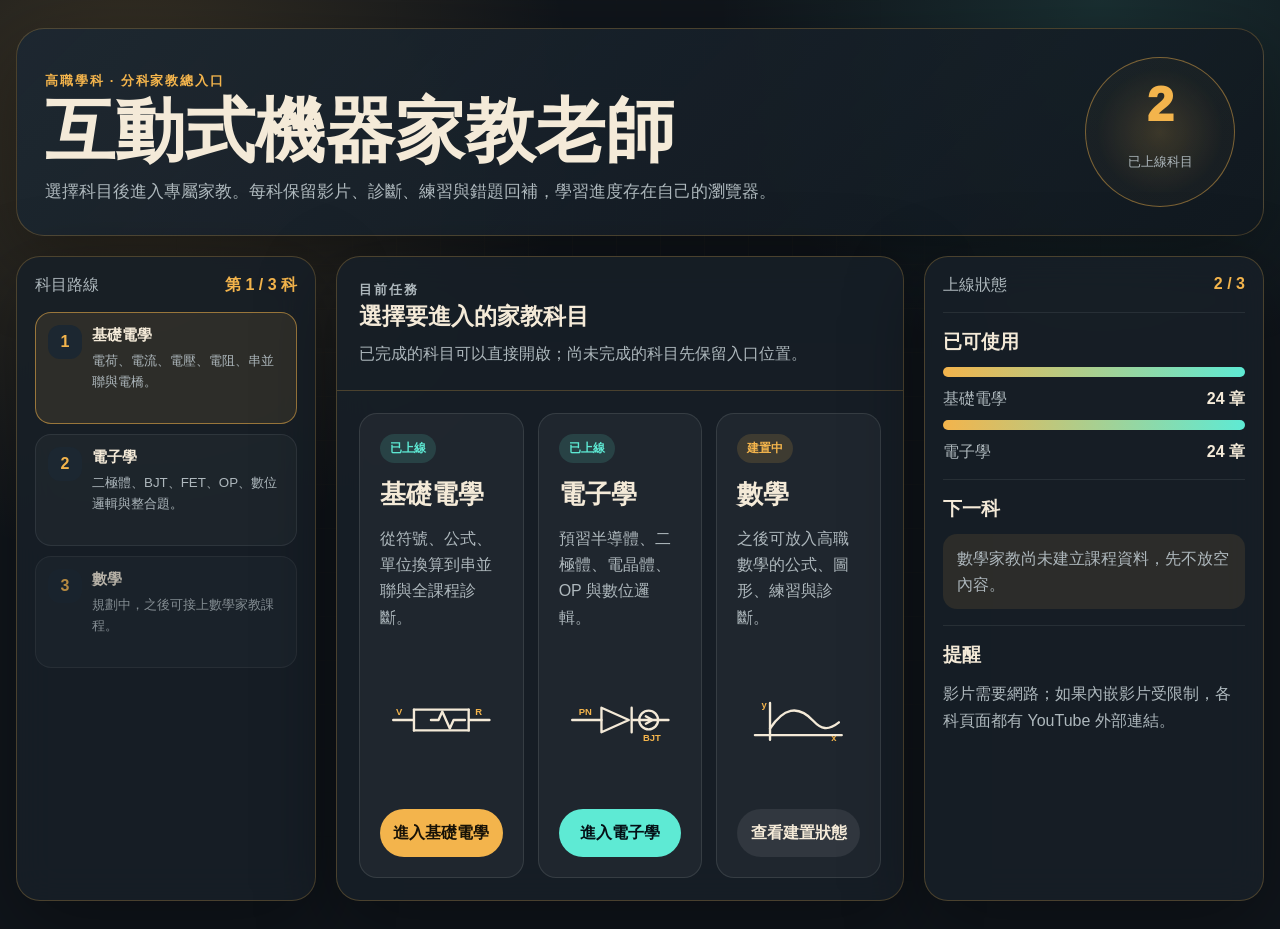
<file: docs/index.html>
<!doctype html>
<html lang="zh-Hant">
  <head>
    <meta charset="utf-8" />
    <meta name="viewport" content="width=device-width, initial-scale=1" />
    <title>高職互動式機器家教老師</title>
    <link rel="stylesheet" href="./styles.css" />
  </head>
  <body>
    <div class="circuit-field" aria-hidden="true"></div>
    <main class="app-shell">
      <header class="hero">
        <div>
          <p class="eyebrow">高職學科 · 分科家教總入口</p>
          <h1>互動式機器家教老師</h1>
          <p class="hero-copy">選擇科目後進入專屬家教。每科保留影片、診斷、練習與錯題回補，學習進度存在自己的瀏覽器。</p>
        </div>
        <div class="meter-card" aria-label="目前已建置科目">
          <span>2</span>
          <small>已上線科目</small>
        </div>
      </header>

      <section class="workspace" aria-label="科目選擇">
        <aside class="panel route-panel">
          <div class="panel-title">
            <span>科目路線</span>
            <strong>第 1 / 3 科</strong>
          </div>
          <ol class="subject-list" aria-label="可選科目">
            <li class="current">
              <span class="subject-number">1</span>
              <div>
                <strong>基礎電學</strong>
                <small>電荷、電流、電壓、電阻、串並聯與電橋。</small>
              </div>
            </li>
            <li>
              <span class="subject-number">2</span>
              <div>
                <strong>電子學</strong>
                <small>二極體、BJT、FET、OP、數位邏輯與整合題。</small>
              </div>
            </li>
            <li class="disabled">
              <span class="subject-number">3</span>
              <div>
                <strong>數學</strong>
                <small>規劃中，之後可接上數學家教課程。</small>
              </div>
            </li>
          </ol>
        </aside>

        <section class="launch-card" aria-label="目前任務">
          <div class="launch-status">
            <div>
              <p class="eyebrow">目前任務</p>
              <h2>選擇要進入的家教科目</h2>
              <p>已完成的科目可以直接開啟；尚未完成的科目先保留入口位置。</p>
            </div>
          </div>

          <div class="subject-grid">
            <a class="subject-card ready" href="./basic-electricity/?v=home-button-20260708c">
              <span class="subject-tag">已上線</span>
              <h3>基礎電學</h3>
              <p>從符號、公式、單位換算到串並聯與全課程診斷。</p>
              <svg viewBox="0 0 260 120" role="img" aria-label="基礎電學電路示意圖">
                <path d="M28 60h44M188 60h44M72 38v44M188 38v44" />
                <path d="M72 38h116M72 82h116" />
                <path d="M108 60h16l8-18 16 36 8-18h24" />
                <text x="34" y="50">V</text>
                <text x="202" y="50">R</text>
              </svg>
              <span class="launch-link">進入基礎電學</span>
            </a>

            <a class="subject-card ready" href="./electronics/?v=home-button-20260708c">
              <span class="subject-tag">已上線</span>
              <h3>電子學</h3>
              <p>預習半導體、二極體、電晶體、OP 與數位邏輯。</p>
              <svg viewBox="0 0 260 120" role="img" aria-label="電子學元件示意圖">
                <path d="M28 60h62" />
                <path d="M90 34l58 26-58 26z" />
                <path d="M154 34v52M154 60h78" />
                <circle cx="190" cy="60" r="20" />
                <path d="M184 52l14 8-14 8" />
                <text x="42" y="50">PN</text>
                <text x="178" y="104">BJT</text>
              </svg>
              <span class="launch-link">進入電子學</span>
            </a>

            <a class="subject-card pending" href="./math/?v=home-button-20260708c">
              <span class="subject-tag">建置中</span>
              <h3>數學</h3>
              <p>之後可放入高職數學的公式、圖形、練習與診斷。</p>
              <svg viewBox="0 0 260 120" role="img" aria-label="數學座標示意圖">
                <path d="M38 92h184M70 102V24" />
                <path d="M70 78c28-42 58-52 92-16 16 17 30 22 54 3" />
                <text x="200" y="104">x</text>
                <text x="52" y="34">y</text>
              </svg>
              <span class="launch-link">查看建置狀態</span>
            </a>
          </div>
        </section>

        <aside class="panel diagnostic-panel" aria-label="網站狀態">
          <div class="panel-title">
            <span>上線狀態</span>
            <strong>2 / 3</strong>
          </div>
          <div class="diagnostic-block">
            <h3>已可使用</h3>
            <div class="status-row">
              <span>基礎電學</span>
              <strong>24 章</strong>
            </div>
            <div class="status-row">
              <span>電子學</span>
              <strong>24 章</strong>
            </div>
          </div>
          <div class="diagnostic-block">
            <h3>下一科</h3>
            <div class="notice">數學家教尚未建立課程資料，先不放空內容。</div>
          </div>
          <div class="diagnostic-block">
            <h3>提醒</h3>
            <p class="side-note">影片需要網路；如果內嵌影片受限制，各科頁面都有 YouTube 外部連結。</p>
          </div>
        </aside>
      </section>
    </main>
  </body>
</html>
</file>
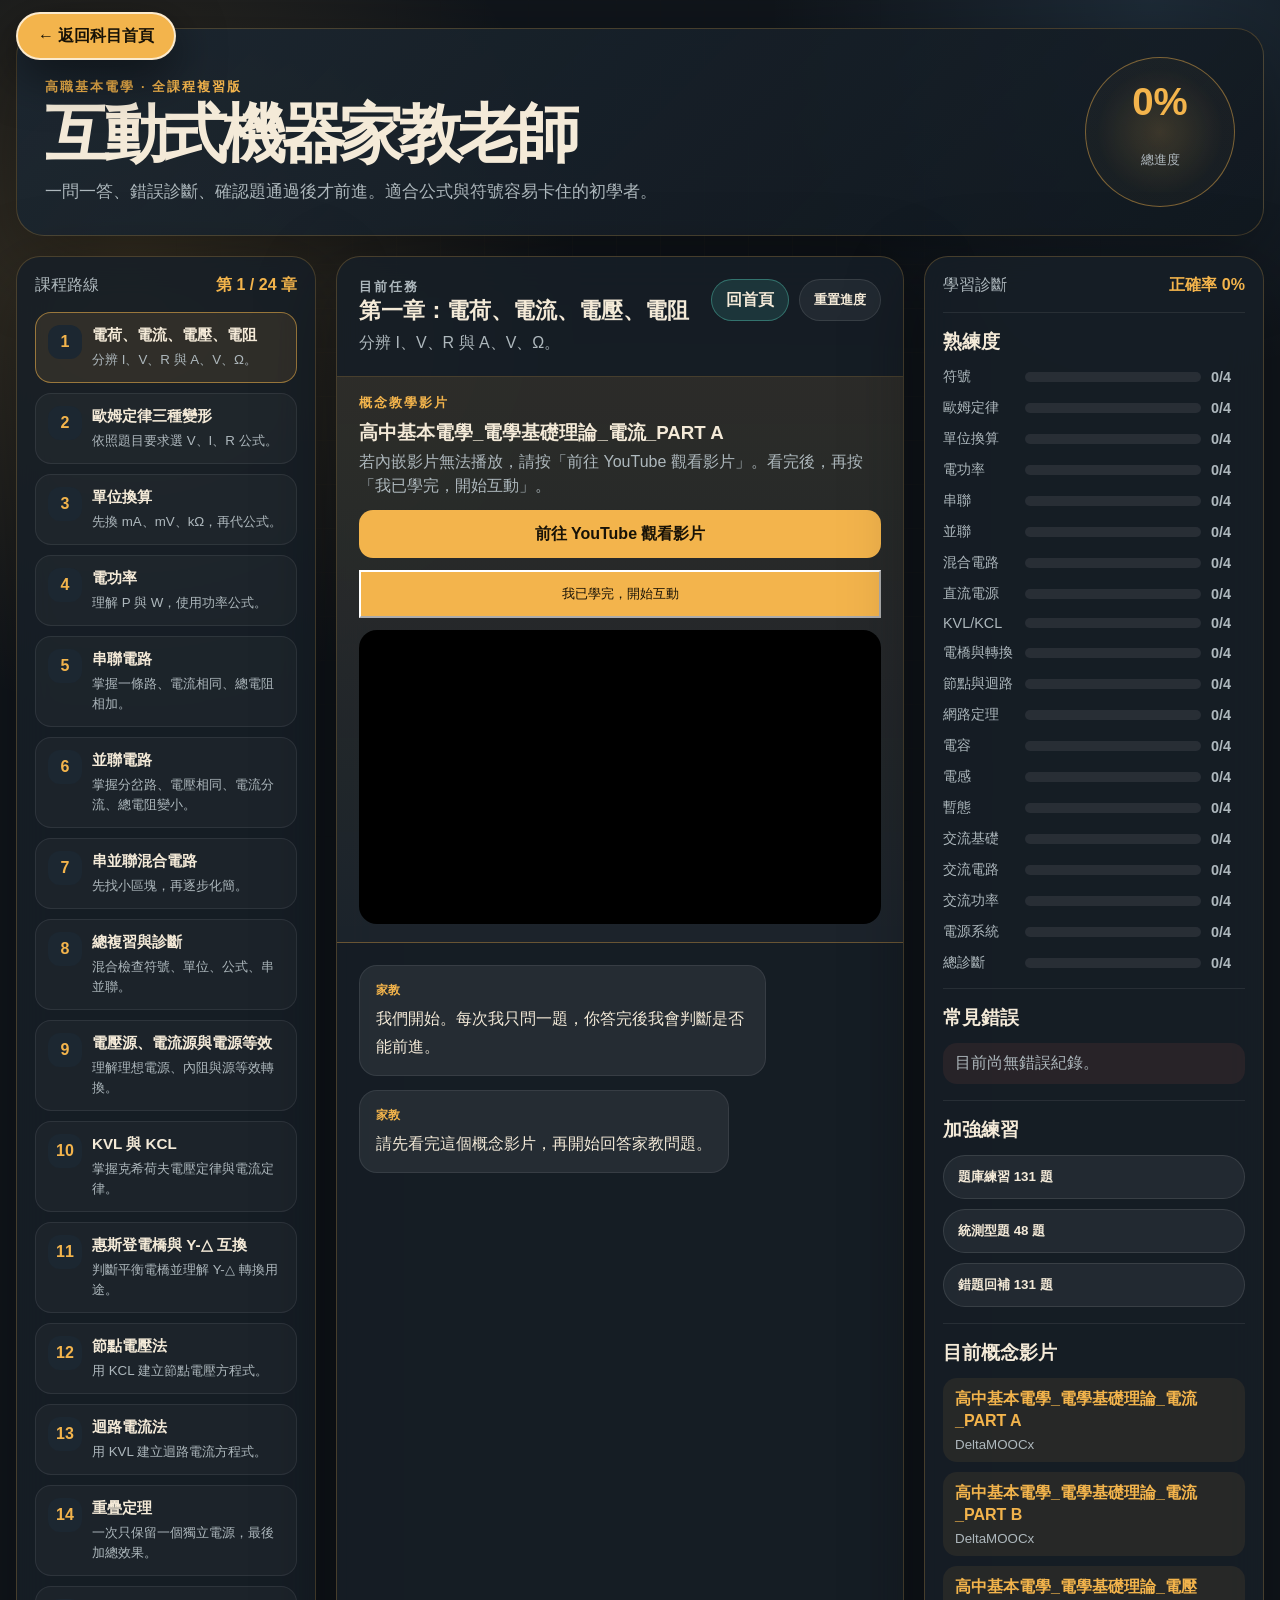
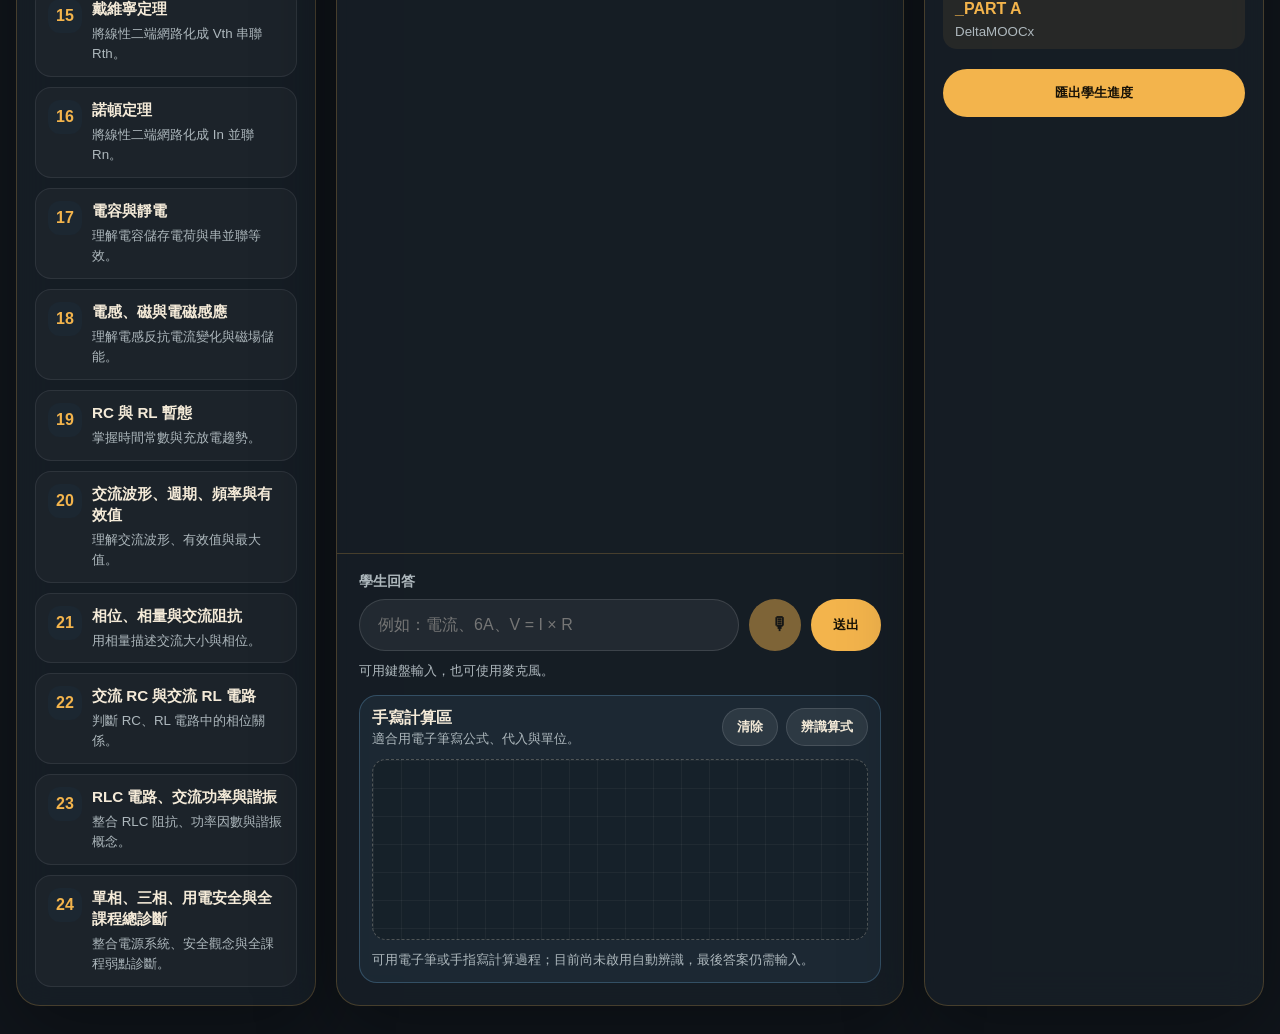
<file: docs/basic-electricity/index.html>
<!doctype html>
<html lang="zh-Hant">
  <head>
    <meta charset="utf-8" />
    <meta name="viewport" content="width=device-width, initial-scale=1" />
    <title>基本電學互動式家教</title>
    <link rel="stylesheet" href="./styles.css?v=video-button-20260710" />
  </head>
  <body>
    <div class="circuit-field" aria-hidden="true"></div>
    <main class="app-shell">
      <nav class="portal-nav" aria-label="分科導覽">
        <a id="homeLink" class="portal-home-link" href="../">← 返回科目首頁</a>
      </nav>

      <header class="hero">
        <div>
          <p class="eyebrow">高職基本電學 · 全課程複習版</p>
          <h1>互動式機器家教老師</h1>
          <p class="hero-copy">一問一答、錯誤診斷、確認題通過後才前進。適合公式與符號容易卡住的初學者。</p>
        </div>
        <div class="meter-card" aria-label="目前總進度">
          <span id="overallPercent">0%</span>
          <small>總進度</small>
        </div>
      </header>

      <section class="workspace">
        <aside class="panel progress-panel" aria-label="課程進度">
          <div class="panel-title">
            <span>課程路線</span>
            <strong id="chapterCounter">第 1 / 24 章</strong>
          </div>
          <ol id="chapterList" class="chapter-list"></ol>
        </aside>

        <section class="chat-card" aria-label="家教聊天區">
          <div class="chat-status">
            <div>
              <p class="eyebrow">目前任務</p>
              <h2 id="currentChapter">第一章：電流、電壓、電阻</h2>
              <p id="currentGoal">分辨 I、V、R 與 A、V、Ω。</p>
            </div>
            <div class="status-actions">
              <a id="statusHomeLink" class="home-button" href="../">回首頁</a>
              <button id="resetButton" class="ghost-button" type="button">重置進度</button>
            </div>
          </div>

          <section id="lessonVideoCard" class="lesson-video-card" aria-label="概念教學影片">
            <div class="lesson-video-copy">
              <p class="eyebrow">概念教學影片</p>
              <h3 id="lessonVideoTitle">請先完成概念影片</h3>
              <p id="lessonVideoStatus">若內嵌影片無法播放，請按「前往 YouTube 觀看影片」。學習完後，再按下方按鈕開始家教互動。</p>
            </div>
            <a id="lessonVideoSourceLink" class="lesson-video-primary-link" href="#" target="_blank" rel="noopener noreferrer">前往 YouTube 觀看影片</a>
            <iframe
              id="lessonVideoFrame"
              title="目前概念教學影片"
              loading="lazy"
              referrerpolicy="strict-origin-when-cross-origin"
              allow="accelerometer; autoplay; clipboard-write; encrypted-media; gyroscope; picture-in-picture; web-share"
              allowfullscreen
            ></iframe>
            <button id="markVideoCompleteButton" type="button">我已學完，開始互動</button>
          </section>

          <div id="chatLog" class="chat-log" aria-live="polite"></div>

          <form id="answerForm" class="answer-form">
            <label for="answerInput">學生回答</label>
            <div class="input-row">
              <input id="answerInput" name="answer" autocomplete="off" placeholder="例如：電流、6A、V = I × R" />
              <button id="voiceButton" class="voice-button" type="button" aria-label="用麥克風輸入答案">🎙</button>
              <button id="submitAnswerButton" type="submit">送出</button>
            </div>
            <p id="voiceStatus" class="voice-status" aria-live="polite">可用鍵盤輸入，也可使用麥克風。</p>
            <section id="handwritingPanel" class="handwriting-panel" aria-label="手寫計算區">
              <div class="handwriting-head">
                <div>
                  <strong>手寫計算區</strong>
                  <small>適合用電子筆寫公式、代入與單位。</small>
                </div>
                <div class="handwriting-actions">
                  <button id="handwritingClearButton" type="button">清除</button>
                  <button id="handwritingAnalyzeButton" type="button">辨識算式</button>
                </div>
              </div>
              <canvas id="handwritingCanvas" width="720" height="220"></canvas>
              <p id="handwritingStatus" class="handwriting-status" aria-live="polite">可用電子筆手寫計算過程。</p>
            </section>
          </form>
        </section>

        <aside class="panel diagnostic-panel" aria-label="學生診斷">
          <div class="panel-title">
            <span>學習診斷</span>
            <strong id="accuracyText">正確率 0%</strong>
          </div>

          <div class="diagnostic-block">
            <h3>熟練度</h3>
            <div id="masteryList" class="mastery-list"></div>
          </div>

          <div class="diagnostic-block">
            <h3>常見錯誤</h3>
            <ul id="errorList" class="error-list"></ul>
          </div>

          <div class="diagnostic-block">
            <h3>加強練習</h3>
            <div class="practice-actions">
              <button id="practiceButton" type="button">題庫練習</button>
              <button id="examButton" type="button">統測型題</button>
              <button id="remediationButton" type="button">錯題回補</button>
            </div>
          </div>

          <div class="diagnostic-block">
            <h3>目前概念影片</h3>
            <ul id="videoList" class="video-list"></ul>
          </div>

          <button id="exportButton" class="export-button" type="button">匯出學生進度</button>
        </aside>
      </section>
    </main>

    <script src="./src/tutor-engine-classic.js"></script>
    <script src="./src/handwriting-pad.js"></script>
    <script src="../config.js"></script>
    <script src="./src/app-classic.js?v=answer-flow-20260710"></script>
  </body>
</html>
</file>
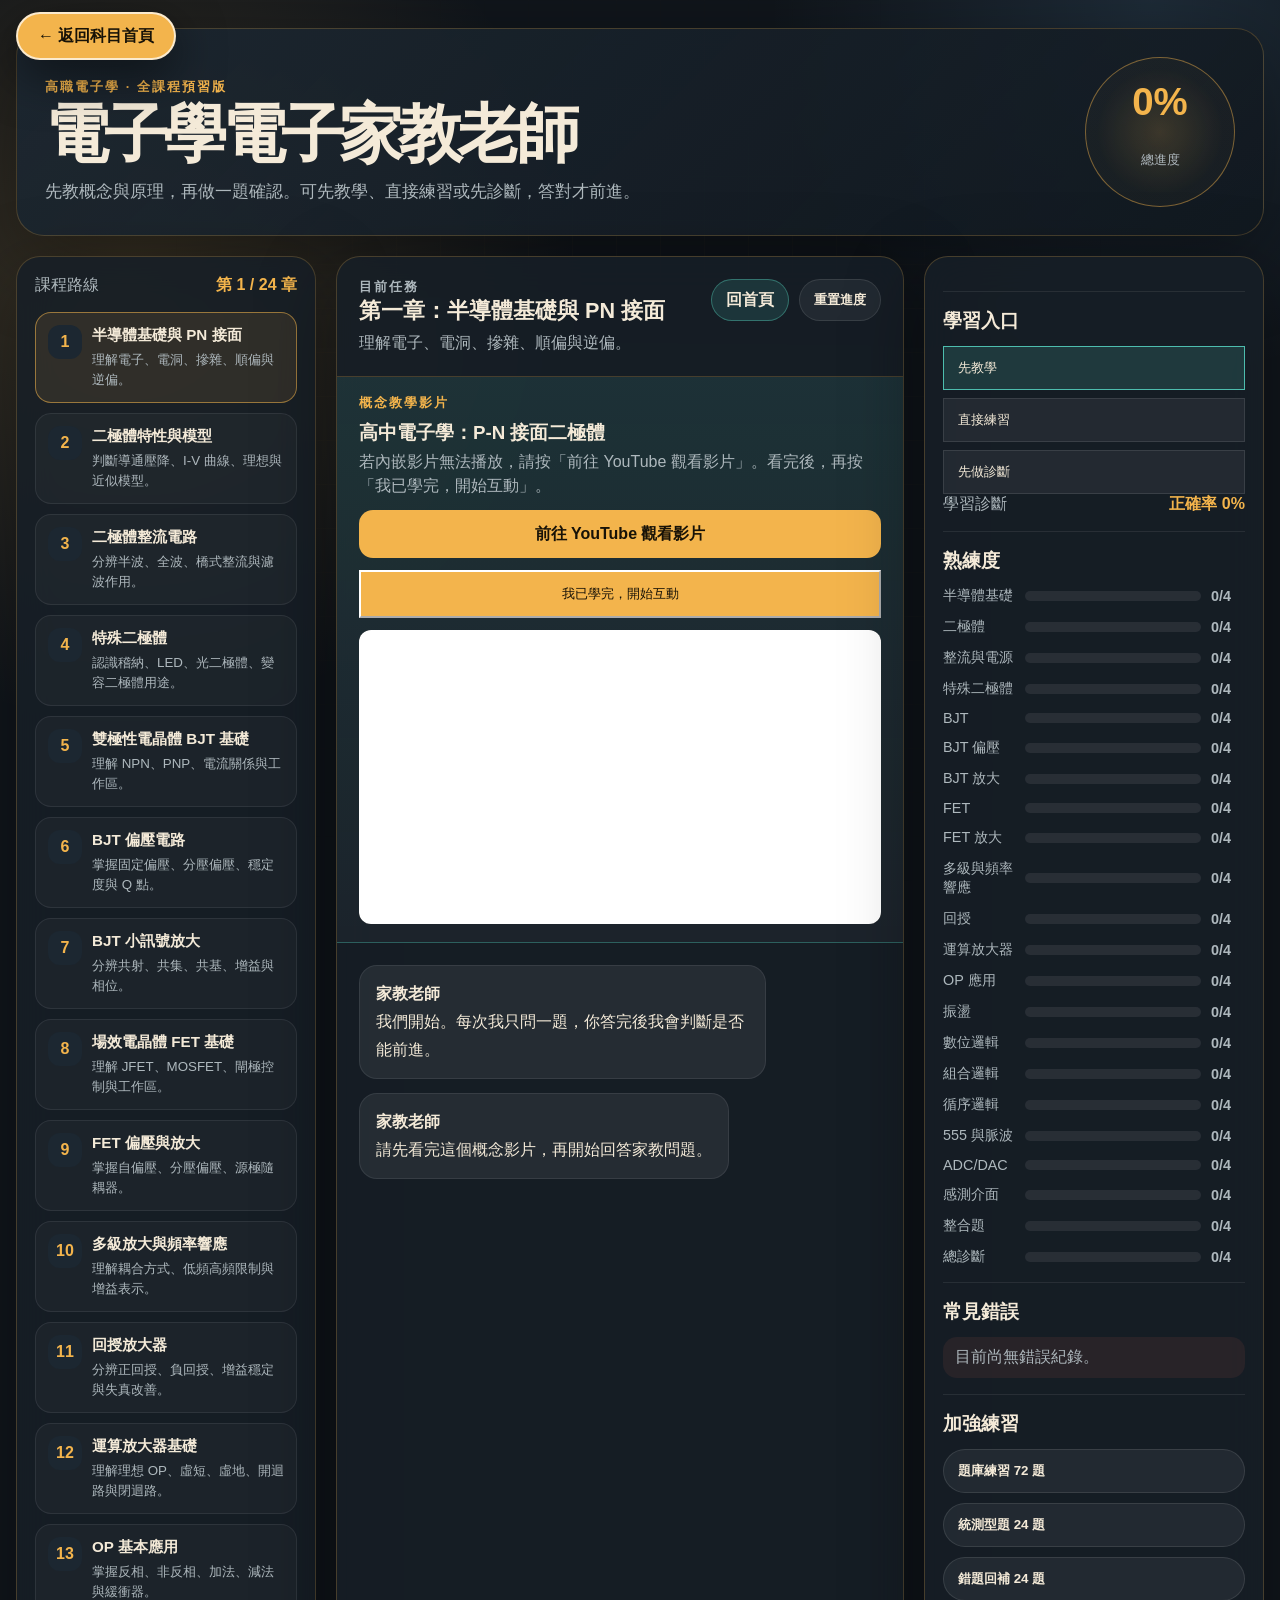
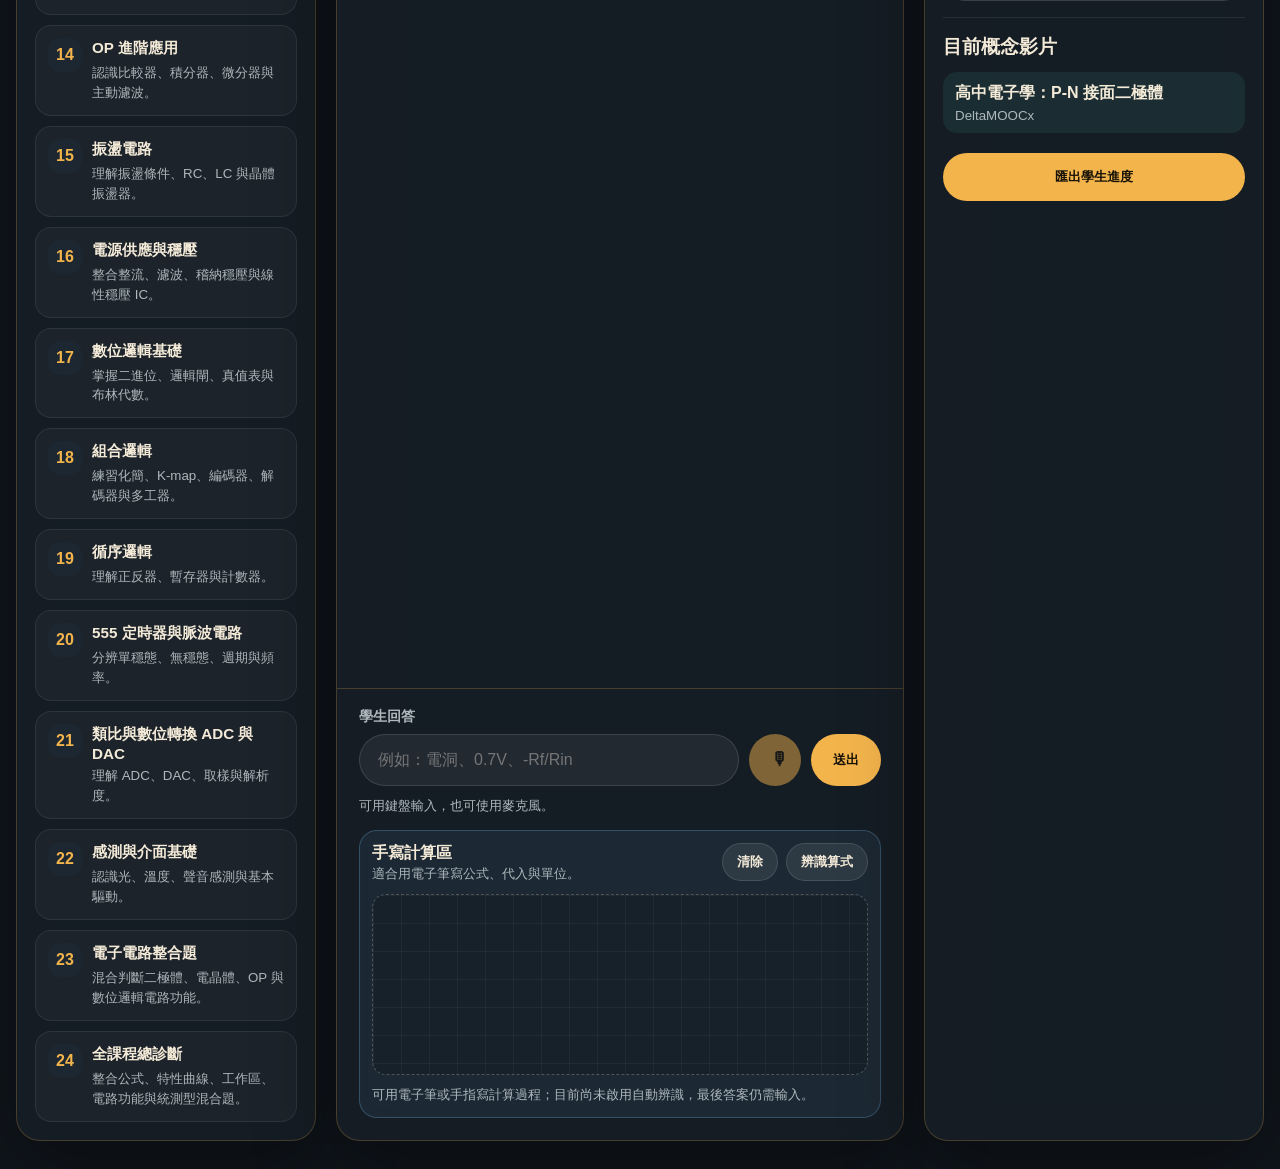
<file: docs/electronics/index.html>
<!doctype html>
<html lang="zh-Hant">
  <head>
    <meta charset="utf-8" />
    <meta name="viewport" content="width=device-width, initial-scale=1" />
    <title>高職電子學互動式家教</title>
    <link rel="stylesheet" href="./styles.css?v=video-button-20260710" />
  </head>
  <body>
    <div class="circuit-field" aria-hidden="true"></div>
    <main class="app-shell">
      <nav class="portal-nav" aria-label="分科導覽">
        <a id="homeLink" class="portal-home-link" href="../">← 返回科目首頁</a>
      </nav>

      <header class="hero">
        <div>
          <p class="eyebrow">高職電子學 · 全課程預習版</p>
          <h1>電子學電子家教老師</h1>
          <p class="hero-copy">先教概念與原理，再做一題確認。可先教學、直接練習或先診斷，答對才前進。</p>
        </div>
        <div class="meter-card" aria-label="目前總進度">
          <span id="overallPercent">0%</span>
          <small>總進度</small>
        </div>
      </header>

      <section class="workspace">
        <aside class="panel progress-panel" aria-label="課程進度">
          <div class="panel-title">
            <span>課程路線</span>
            <strong id="chapterCounter">第 1 / 24 章</strong>
          </div>
          <ol id="chapterList" class="chapter-list"></ol>
        </aside>

        <section class="chat-card" aria-label="家教聊天區">
          <div class="chat-status">
            <div>
              <p class="eyebrow">目前任務</p>
              <h2 id="currentChapter">第一章：半導體基礎與 PN 接面</h2>
              <p id="currentGoal">理解電子、電洞、摻雜、順偏與逆偏。</p>
            </div>
            <div class="status-actions">
              <a id="statusHomeLink" class="home-button" href="../">回首頁</a>
              <button id="resetButton" class="ghost-button" type="button">重置進度</button>
            </div>
          </div>

          <section id="lessonVideoCard" class="lesson-video-card" aria-label="概念教學影片">
            <div class="lesson-video-copy">
              <p class="eyebrow">概念教學影片</p>
              <h3 id="lessonVideoTitle">請先完成概念影片</h3>
              <p id="lessonVideoStatus">若內嵌影片無法播放，請按「前往 YouTube 觀看影片」。學習完後，再按下方按鈕開始家教互動。</p>
            </div>
            <iframe
              id="lessonVideoFrame"
              title="目前概念教學影片"
              loading="lazy"
              referrerpolicy="strict-origin-when-cross-origin"
              allow="accelerometer; autoplay; clipboard-write; encrypted-media; gyroscope; picture-in-picture; web-share"
              allowfullscreen
            ></iframe>
            <a id="lessonVideoSourceLink" class="lesson-video-primary-link" href="#" target="_blank" rel="noopener noreferrer">前往 YouTube 觀看影片</a>
            <button id="markVideoCompleteButton" type="button">我已學完，開始互動</button>
          </section>

          <div id="chatLog" class="chat-log" aria-live="polite"></div>

          <form id="answerForm" class="answer-form">
            <label for="answerInput">學生回答</label>
            <div class="input-row">
              <input id="answerInput" name="answer" autocomplete="off" placeholder="例如：電洞、0.7V、-Rf/Rin" />
              <button id="voiceButton" class="voice-button" type="button" aria-label="用麥克風輸入答案">🎙</button>
              <button id="submitAnswerButton" type="submit">送出</button>
            </div>
            <p id="voiceStatus" class="voice-status" aria-live="polite">可用鍵盤輸入，也可使用麥克風。</p>
            <section id="handwritingPanel" class="handwriting-panel" aria-label="手寫計算區">
              <div class="handwriting-head">
                <div>
                  <strong>手寫計算區</strong>
                  <small>適合用電子筆寫公式、代入與單位。</small>
                </div>
                <div class="handwriting-actions">
                  <button id="handwritingClearButton" type="button">清除</button>
                  <button id="handwritingAnalyzeButton" type="button">辨識算式</button>
                </div>
              </div>
              <canvas id="handwritingCanvas" width="720" height="220"></canvas>
              <p id="handwritingStatus" class="handwriting-status" aria-live="polite">可用電子筆手寫計算過程。</p>
            </section>
          </form>
        </section>

        <aside class="panel diagnostic-panel" aria-label="學生診斷">
          <div class="diagnostic-block">
            <h3>學習入口</h3>
            <div class="mode-actions" aria-label="學習入口選擇">
              <button id="teachModeButton" type="button">先教學</button>
              <button id="practiceModeButton" type="button">直接練習</button>
              <button id="diagnosticModeButton" type="button">先做診斷</button>
            </div>
          </div>

          <div class="panel-title">
            <span>學習診斷</span>
            <strong id="accuracyText">正確率 0%</strong>
          </div>

          <div class="diagnostic-block">
            <h3>熟練度</h3>
            <div id="masteryList" class="mastery-list"></div>
          </div>

          <div class="diagnostic-block">
            <h3>常見錯誤</h3>
            <ul id="errorList" class="error-list"></ul>
          </div>

          <div class="diagnostic-block">
            <h3>加強練習</h3>
            <div class="practice-actions">
              <button id="practiceButton" type="button">題庫練習</button>
              <button id="examButton" type="button">統測型題</button>
              <button id="remediationButton" type="button">錯題回補</button>
            </div>
          </div>

          <div class="diagnostic-block">
            <h3>目前概念影片</h3>
            <ul id="videoList" class="video-list"></ul>
          </div>

          <button id="exportButton" class="export-button" type="button">匯出學生進度</button>
        </aside>
      </section>
    </main>

    <script src="./src/tutor-engine-classic.js"></script>
    <script src="./src/handwriting-pad.js"></script>
    <script src="../config.js"></script>
    <script src="./src/app-classic.js?v=answer-flow-20260710"></script>
  </body>
</html>
</file>
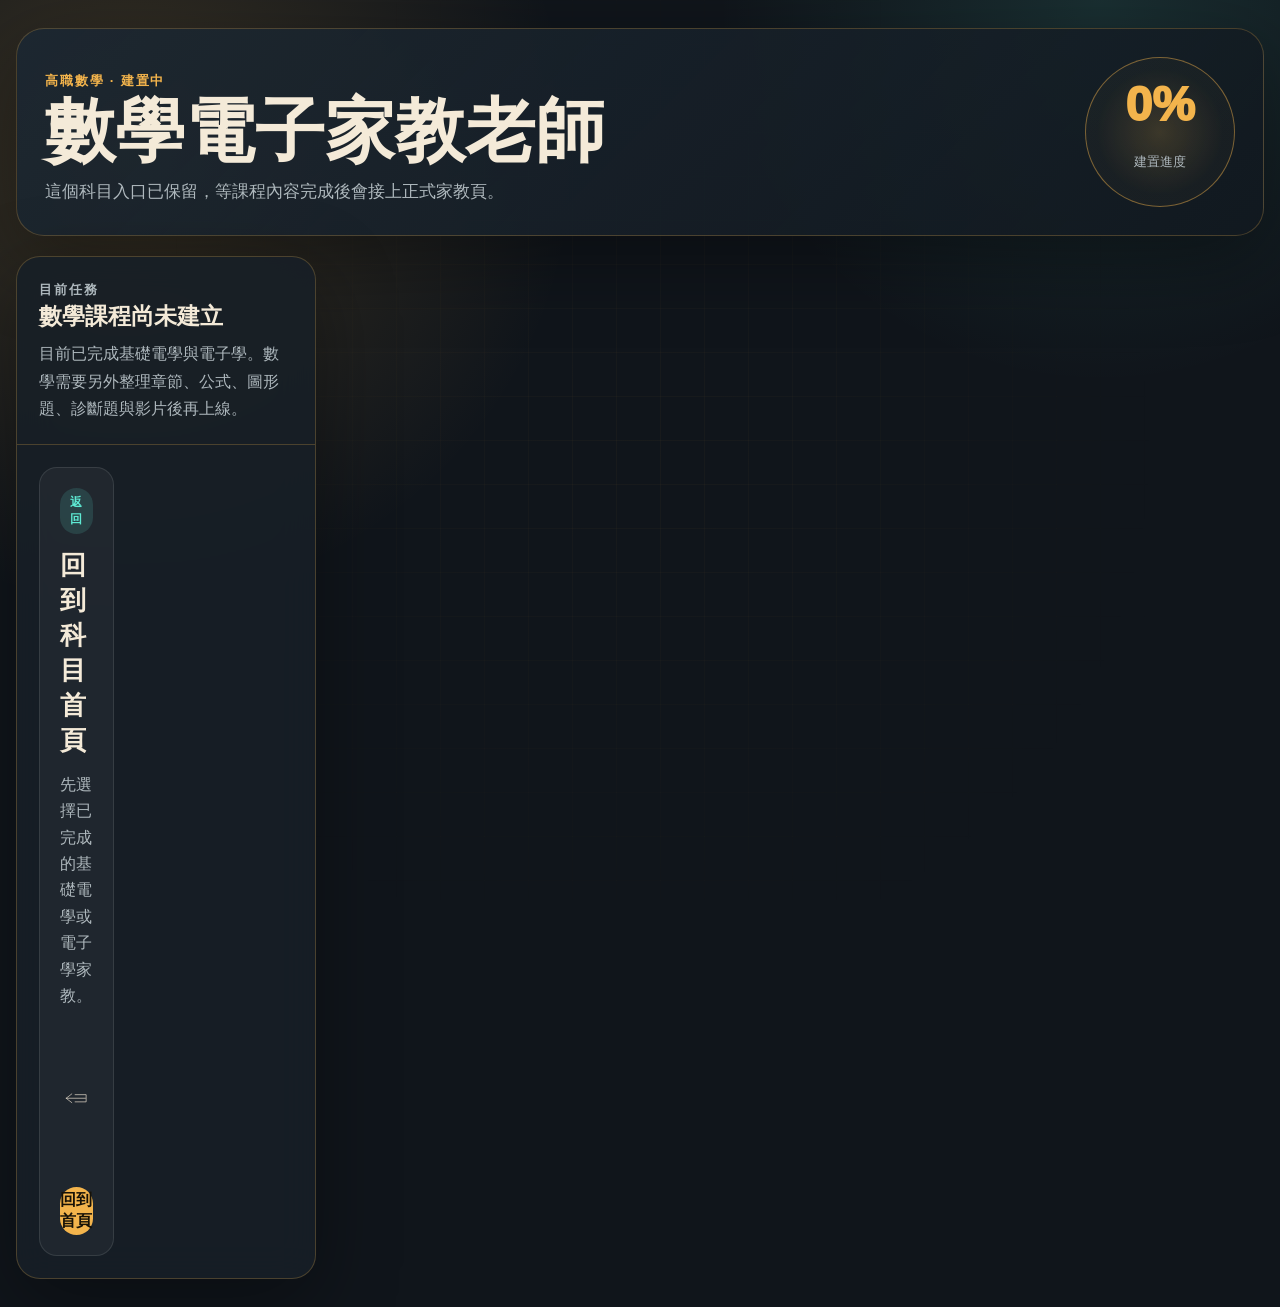
<file: docs/math/index.html>
<!doctype html>
<html lang="zh-Hant">
  <head>
    <meta charset="utf-8" />
    <meta name="viewport" content="width=device-width, initial-scale=1" />
    <title>數學家教建置中</title>
    <link rel="stylesheet" href="../styles.css" />
  </head>
  <body>
    <div class="circuit-field" aria-hidden="true"></div>
    <main class="app-shell">
      <header class="hero">
        <div>
          <p class="eyebrow">高職數學 · 建置中</p>
          <h1>數學電子家教老師</h1>
          <p class="hero-copy">這個科目入口已保留，等課程內容完成後會接上正式家教頁。</p>
        </div>
        <div class="meter-card" aria-label="目前建置狀態">
          <span>0%</span>
          <small>建置進度</small>
        </div>
      </header>

      <section class="workspace">
        <section class="launch-card" aria-label="數學建置狀態">
          <div class="launch-status">
            <div>
              <p class="eyebrow">目前任務</p>
              <h2>數學課程尚未建立</h2>
              <p>目前已完成基礎電學與電子學。數學需要另外整理章節、公式、圖形題、診斷題與影片後再上線。</p>
            </div>
          </div>
          <div class="subject-grid">
            <a class="subject-card ready" href="../">
              <span class="subject-tag">返回</span>
              <h3>回到科目首頁</h3>
              <p>先選擇已完成的基礎電學或電子學家教。</p>
              <svg viewBox="0 0 260 120" role="img" aria-label="返回首頁示意圖">
                <path d="M48 62h150" />
                <path d="M92 28 48 62l44 34" />
                <path d="M118 34h86v56h-86" />
              </svg>
              <span class="launch-link">回到首頁</span>
            </a>
          </div>
        </section>
      </section>
    </main>
  </body>
</html>
</file>
<file: docs/styles.css>
:root {
  color-scheme: dark;
  --bg: #10151b;
  --panel: rgba(23, 31, 39, 0.88);
  --panel-strong: #1c2731;
  --line: rgba(243, 180, 76, 0.24);
  --text: #f4ead8;
  --muted: #aeb8bd;
  --amber: #f3b44c;
  --teal: #5eead4;
  --blue: #7dc7ff;
  --red: #ff6f61;
  --shadow: 0 24px 80px rgba(0, 0, 0, 0.35);
}

* {
  box-sizing: border-box;
}

body {
  margin: 0;
  min-height: 100vh;
  background:
    radial-gradient(circle at 10% 12%, rgba(243, 180, 76, 0.18), transparent 28rem),
    radial-gradient(circle at 86% 0%, rgba(94, 234, 212, 0.12), transparent 24rem),
    var(--bg);
  color: var(--text);
  font-family: "PingFang TC", "Noto Sans TC", "Microsoft JhengHei", sans-serif;
}

.circuit-field {
  position: fixed;
  inset: 0;
  pointer-events: none;
  opacity: 0.22;
  background-image:
    linear-gradient(rgba(243, 180, 76, 0.18) 1px, transparent 1px),
    linear-gradient(90deg, rgba(243, 180, 76, 0.18) 1px, transparent 1px);
  background-size: 44px 44px;
  mask-image: radial-gradient(circle at center, black, transparent 72%);
}

.app-shell {
  position: relative;
  width: min(1480px, calc(100% - 32px));
  margin: 0 auto;
  padding: 28px 0;
}

.hero {
  display: grid;
  grid-template-columns: minmax(0, 1fr) auto;
  gap: 24px;
  align-items: end;
  padding: 28px;
  border: 1px solid var(--line);
  border-radius: 28px;
  background: linear-gradient(135deg, rgba(28, 39, 49, 0.94), rgba(17, 24, 31, 0.82));
  box-shadow: var(--shadow);
}

.eyebrow {
  margin: 0 0 8px;
  color: var(--amber);
  font-size: 0.82rem;
  font-weight: 900;
  letter-spacing: 0.14em;
}

h1,
h2,
h3,
p {
  margin-top: 0;
}

h1 {
  max-width: 980px;
  margin-bottom: 12px;
  font-size: clamp(2.5rem, 5.5vw, 5.4rem);
  line-height: 0.95;
}

.hero-copy {
  max-width: 900px;
  margin-bottom: 0;
  color: var(--muted);
  font-size: 1.05rem;
  line-height: 1.8;
}

.meter-card {
  display: grid;
  place-items: center;
  width: 150px;
  aspect-ratio: 1;
  border: 1px solid rgba(243, 180, 76, 0.45);
  border-radius: 50%;
  background: radial-gradient(circle, rgba(243, 180, 76, 0.18), rgba(243, 180, 76, 0.03) 60%);
}

.meter-card span {
  font-size: 3rem;
  font-weight: 950;
  color: var(--amber);
}

.meter-card small {
  color: var(--muted);
  transform: translateY(-16px);
}

.workspace {
  display: grid;
  grid-template-columns: 300px minmax(0, 1fr) 340px;
  gap: 20px;
  margin-top: 20px;
}

.panel,
.launch-card {
  border: 1px solid var(--line);
  border-radius: 24px;
  background: var(--panel);
  box-shadow: var(--shadow);
  backdrop-filter: blur(18px);
}

.panel {
  padding: 18px;
}

.panel-title,
.launch-status {
  display: flex;
  align-items: flex-start;
  justify-content: space-between;
  gap: 16px;
}

.panel-title {
  margin-bottom: 16px;
}

.panel-title span {
  color: var(--muted);
}

.panel-title strong {
  color: var(--amber);
}

.subject-list {
  display: grid;
  gap: 10px;
  padding: 0;
  margin: 0;
  list-style: none;
}

.subject-list li {
  display: grid;
  grid-template-columns: 34px 1fr;
  gap: 10px;
  min-height: 112px;
  padding: 12px;
  border: 1px solid rgba(255, 255, 255, 0.08);
  border-radius: 16px;
  background: rgba(255, 255, 255, 0.03);
}

.subject-list li.current {
  border-color: rgba(243, 180, 76, 0.55);
  background: rgba(243, 180, 76, 0.1);
}

.subject-list li.disabled {
  opacity: 0.72;
}

.subject-number {
  display: grid;
  place-items: center;
  width: 34px;
  height: 34px;
  border-radius: 12px;
  background: var(--panel-strong);
  color: var(--amber);
  font-weight: 900;
}

.subject-list strong {
  display: block;
  margin-bottom: 4px;
  font-size: 0.96rem;
}

.subject-list small {
  color: var(--muted);
  line-height: 1.6;
}

.launch-card {
  overflow: hidden;
}

.launch-status {
  padding: 22px;
  border-bottom: 1px solid var(--line);
}

.launch-status h2 {
  margin-bottom: 8px;
  font-size: 1.45rem;
}

.launch-status p {
  margin-bottom: 0;
  color: var(--muted);
  line-height: 1.7;
}

.subject-grid {
  display: grid;
  grid-template-columns: repeat(3, minmax(0, 1fr));
  gap: 14px;
  padding: 22px;
}

.subject-card {
  display: flex;
  min-height: 430px;
  flex-direction: column;
  gap: 14px;
  padding: 20px;
  border: 1px solid rgba(255, 255, 255, 0.1);
  border-radius: 18px;
  background: rgba(255, 255, 255, 0.045);
  color: var(--text);
  text-decoration: none;
  transition: transform 160ms ease, border-color 160ms ease, background 160ms ease;
}

.subject-card:hover,
.subject-card:focus-visible {
  border-color: rgba(94, 234, 212, 0.7);
  background: rgba(94, 234, 212, 0.1);
  outline: none;
  transform: translateY(-2px);
}

.subject-card.pending:hover,
.subject-card.pending:focus-visible {
  border-color: rgba(243, 180, 76, 0.58);
  background: rgba(243, 180, 76, 0.08);
}

.subject-tag {
  align-self: flex-start;
  padding: 6px 10px;
  border-radius: 999px;
  background: rgba(94, 234, 212, 0.14);
  color: var(--teal);
  font-size: 0.78rem;
  font-weight: 900;
}

.pending .subject-tag {
  background: rgba(243, 180, 76, 0.14);
  color: var(--amber);
}

.subject-card h3 {
  margin-bottom: 0;
  font-size: clamp(1.35rem, 2vw, 1.9rem);
}

.subject-card p {
  min-height: 74px;
  margin-bottom: 0;
  color: var(--muted);
  line-height: 1.65;
}

.subject-card svg {
  width: 100%;
  min-height: 150px;
  margin-top: auto;
  color: var(--text);
}

.subject-card svg path,
.subject-card svg circle {
  fill: none;
  stroke: currentColor;
  stroke-linecap: round;
  stroke-linejoin: round;
  stroke-width: 5;
}

.subject-card svg text {
  fill: var(--amber);
  font-size: 20px;
  font-weight: 900;
}

.launch-link {
  display: grid;
  min-height: 48px;
  place-items: center;
  border-radius: 999px;
  background: var(--amber);
  color: #171207;
  font-weight: 950;
}

.ready:first-child .launch-link {
  background: var(--amber);
}

.ready:nth-child(2) .launch-link {
  background: var(--teal);
  color: #041016;
}

.pending .launch-link {
  background: rgba(255, 255, 255, 0.08);
  color: var(--text);
}

.diagnostic-block {
  padding-top: 16px;
  border-top: 1px solid rgba(255, 255, 255, 0.08);
  margin-top: 16px;
}

.diagnostic-block h3 {
  margin-bottom: 12px;
}

.status-row {
  display: grid;
  grid-template-columns: 1fr auto;
  gap: 12px;
  align-items: center;
  margin-bottom: 10px;
  color: var(--muted);
}

.status-row::before {
  content: "";
  grid-column: 1 / -1;
  height: 10px;
  border-radius: 999px;
  background: linear-gradient(90deg, var(--amber), var(--teal));
}

.status-row strong {
  color: var(--text);
}

.notice {
  padding: 12px 14px;
  border-radius: 14px;
  background: rgba(243, 180, 76, 0.1);
  color: var(--muted);
  line-height: 1.6;
}

.side-note {
  margin-bottom: 0;
  color: var(--muted);
  line-height: 1.7;
}

@media (max-width: 1180px) {
  .workspace {
    grid-template-columns: 1fr;
  }

  .subject-grid {
    grid-template-columns: repeat(2, minmax(0, 1fr));
  }
}

@media (max-width: 720px) {
  .app-shell {
    width: min(100% - 18px, 1480px);
    padding: 12px 0;
  }

  .hero {
    grid-template-columns: 1fr;
    padding: 20px;
  }

  .meter-card {
    width: 112px;
  }

  .subject-grid {
    grid-template-columns: 1fr;
    padding: 14px;
  }

  .subject-card {
    min-height: 360px;
  }

  .launch-status {
    padding: 18px;
  }
}

@media (prefers-reduced-motion: reduce) {
  .subject-card {
    transition: none;
  }

  .subject-card:hover,
  .subject-card:focus-visible {
    transform: none;
  }
}
</file>
<file: docs/basic-electricity/styles.css>
:root {
  color-scheme: dark;
  --bg: #10151b;
  --panel: rgba(23, 31, 39, 0.86);
  --panel-strong: #1c2731;
  --line: rgba(243, 180, 76, 0.22);
  --text: #f4ead8;
  --muted: #aeb8bd;
  --amber: #f3b44c;
  --green: #7bd88f;
  --red: #ff6f61;
  --blue: #7dc7ff;
  --shadow: 0 24px 80px rgba(0, 0, 0, 0.35);
}

* {
  box-sizing: border-box;
}

body {
  margin: 0;
  min-height: 100vh;
  background:
    radial-gradient(circle at 10% 10%, rgba(243, 180, 76, 0.18), transparent 28rem),
    radial-gradient(circle at 90% 0%, rgba(125, 199, 255, 0.12), transparent 24rem),
    var(--bg);
  color: var(--text);
  font-family: "PingFang TC", "Noto Sans TC", "Microsoft JhengHei", sans-serif;
}

.circuit-field {
  position: fixed;
  inset: 0;
  pointer-events: none;
  opacity: 0.22;
  background-image:
    linear-gradient(rgba(243, 180, 76, 0.18) 1px, transparent 1px),
    linear-gradient(90deg, rgba(243, 180, 76, 0.18) 1px, transparent 1px);
  background-size: 44px 44px;
  mask-image: radial-gradient(circle at center, black, transparent 72%);
}

.app-shell {
  position: relative;
  width: min(1480px, calc(100% - 32px));
  margin: 0 auto;
  padding: 28px 0;
}

.portal-nav {
  position: fixed;
  top: 12px;
  left: 16px;
  z-index: 1000;
  display: flex;
  justify-content: flex-start;
}

.portal-home-link {
  display: inline-grid;
  min-height: 48px;
  place-items: center;
  padding: 0 20px;
  border: 2px solid rgba(255, 255, 255, 0.72);
  border-radius: 999px;
  background: var(--amber);
  color: #171207;
  font-weight: 900;
  text-decoration: none;
  box-shadow: 0 16px 48px rgba(0, 0, 0, 0.5);
  backdrop-filter: blur(12px);
}

.portal-home-link:hover,
.portal-home-link:focus-visible {
  border-color: #fff;
  background: #ffd47a;
  outline: none;
}

.hero {
  display: grid;
  grid-template-columns: 1fr auto;
  gap: 24px;
  align-items: end;
  padding: 28px;
  border: 1px solid var(--line);
  border-radius: 28px;
  background: linear-gradient(135deg, rgba(28, 39, 49, 0.94), rgba(17, 24, 31, 0.82));
  box-shadow: var(--shadow);
}

.eyebrow {
  margin: 0 0 8px;
  color: var(--amber);
  font-size: 0.8rem;
  font-weight: 800;
  letter-spacing: 0.16em;
  text-transform: uppercase;
}

h1,
h2,
h3,
p {
  margin-top: 0;
}

h1 {
  margin-bottom: 12px;
  font-size: clamp(2.2rem, 5vw, 5.4rem);
  line-height: 0.95;
  letter-spacing: -0.08em;
}

.hero-copy {
  max-width: 820px;
  margin-bottom: 0;
  color: var(--muted);
  font-size: 1.05rem;
  line-height: 1.8;
}

.meter-card {
  display: grid;
  place-items: center;
  width: 150px;
  aspect-ratio: 1;
  border: 1px solid rgba(243, 180, 76, 0.45);
  border-radius: 50%;
  background: radial-gradient(circle, rgba(243, 180, 76, 0.18), rgba(243, 180, 76, 0.03) 60%);
}

.meter-card span {
  font-size: 2.4rem;
  font-weight: 900;
  color: var(--amber);
}

.meter-card small {
  color: var(--muted);
  transform: translateY(-16px);
}

.workspace {
  display: grid;
  grid-template-columns: 300px minmax(0, 1fr) 340px;
  gap: 20px;
  margin-top: 20px;
}

.panel,
.chat-card {
  border: 1px solid var(--line);
  border-radius: 24px;
  background: var(--panel);
  box-shadow: var(--shadow);
  backdrop-filter: blur(18px);
}

.panel {
  padding: 18px;
}

.panel-title,
.chat-status {
  display: flex;
  align-items: flex-start;
  justify-content: space-between;
  gap: 16px;
}

.panel-title {
  margin-bottom: 16px;
}

.panel-title span {
  color: var(--muted);
}

.panel-title strong {
  color: var(--amber);
}

.chapter-list {
  display: grid;
  gap: 10px;
  padding: 0;
  margin: 0;
  list-style: none;
}

.chapter-list li {
  display: grid;
  grid-template-columns: 34px 1fr;
  gap: 10px;
  padding: 12px;
  border: 1px solid rgba(255, 255, 255, 0.08);
  border-radius: 16px;
  background: rgba(255, 255, 255, 0.03);
  cursor: pointer;
}

.chapter-list li:hover {
  border-color: rgba(243, 180, 76, 0.45);
  background: rgba(243, 180, 76, 0.08);
}

.chapter-list li.current {
  border-color: rgba(243, 180, 76, 0.55);
  background: rgba(243, 180, 76, 0.1);
}

.chapter-list li.complete {
  border-color: rgba(123, 216, 143, 0.45);
}

.chapter-number {
  display: grid;
  place-items: center;
  width: 34px;
  height: 34px;
  border-radius: 12px;
  background: var(--panel-strong);
  color: var(--amber);
  font-weight: 900;
}

.chapter-list strong {
  display: block;
  margin-bottom: 4px;
  font-size: 0.95rem;
}

.chapter-list small {
  color: var(--muted);
  line-height: 1.5;
}

.chat-card {
  min-height: 720px;
  display: grid;
  grid-template-rows: auto auto 1fr auto;
  overflow: hidden;
}

.chat-status {
  padding: 22px;
  border-bottom: 1px solid var(--line);
}

.chat-status h2 {
  margin-bottom: 8px;
  font-size: 1.35rem;
}

.chat-status p {
  margin-bottom: 0;
  color: var(--muted);
}

.status-actions {
  display: flex;
  flex-wrap: wrap;
  gap: 10px;
  justify-content: flex-end;
}

.ghost-button,
.home-button,
.export-button,
.voice-button,
.practice-actions button,
.answer-form button {
  border: 0;
  border-radius: 999px;
  font-weight: 900;
  cursor: pointer;
}

.ghost-button {
  padding: 10px 14px;
  background: rgba(255, 255, 255, 0.06);
  color: var(--text);
  border: 1px solid rgba(255, 255, 255, 0.1);
}

.home-button {
  display: grid;
  min-height: 42px;
  place-items: center;
  padding: 0 14px;
  background: rgba(94, 234, 212, 0.12);
  color: var(--text);
  border: 1px solid rgba(94, 234, 212, 0.34);
  text-decoration: none;
}

.chat-log {
  display: flex;
  flex-direction: column;
  gap: 14px;
  padding: 22px;
  overflow-y: auto;
}

.message {
  max-width: min(78%, 680px);
  padding: 14px 16px;
  border-radius: 18px;
  line-height: 1.75;
}

.message span {
  display: block;
  margin-bottom: 4px;
  font-size: 0.76rem;
  font-weight: 900;
  color: var(--amber);
}

.message p {
  margin-bottom: 0;
  white-space: pre-wrap;
}

.message.tutor {
  align-self: flex-start;
  background: rgba(255, 255, 255, 0.07);
  border: 1px solid rgba(255, 255, 255, 0.08);
}

.message.student {
  align-self: flex-end;
  background: rgba(243, 180, 76, 0.18);
  border: 1px solid rgba(243, 180, 76, 0.32);
}

.lesson-video-card {
  display: grid;
  gap: 12px;
  padding: 18px 22px;
  border-bottom: 1px solid rgba(243, 180, 76, 0.3);
  background: linear-gradient(180deg, rgba(243, 180, 76, 0.1), rgba(255, 255, 255, 0.03));
}

.lesson-video-card[hidden] {
  display: none;
}

.lesson-video-copy {
  order: 1;
}

#lessonVideoSourceLink {
  order: 2;
}

#markVideoCompleteButton {
  order: 3;
}

#lessonVideoFrame {
  order: 4;
}

.lesson-video-copy h3 {
  margin: 4px 0;
  color: var(--text);
}

.lesson-video-copy p:last-child {
  margin: 0;
  color: var(--muted);
  line-height: 1.5;
}

.lesson-video-card iframe {
  width: 100%;
  aspect-ratio: 16 / 9;
  min-height: 240px;
  border: 0;
  border-radius: 18px;
  background: #000;
}

.lesson-video-card a {
  color: var(--accent);
  font-weight: 800;
  text-decoration: none;
}

.lesson-video-card .lesson-video-primary-link {
  display: grid;
  place-items: center;
  min-height: 48px;
  border-radius: 14px;
  color: #171207;
  background: var(--amber);
}

.lesson-video-card a:hover {
  text-decoration: underline;
}

.lesson-video-card .lesson-video-primary-link:hover {
  text-decoration: none;
  filter: brightness(1.04);
}

.lesson-video-card button {
  min-height: 48px;
  background: var(--amber);
  color: #171207;
}

.lesson-video-card button:disabled {
  cursor: default;
  opacity: 0.7;
}

.answer-form {
  padding: 18px 22px 22px;
  border-top: 1px solid var(--line);
}

.answer-form label {
  display: block;
  margin-bottom: 8px;
  color: var(--muted);
  font-size: 0.9rem;
  font-weight: 800;
}

.input-row {
  display: grid;
  grid-template-columns: 1fr 52px auto;
  gap: 10px;
}

.input-row input {
  width: 100%;
  min-height: 52px;
  border: 1px solid rgba(255, 255, 255, 0.12);
  border-radius: 999px;
  padding: 0 18px;
  background: rgba(255, 255, 255, 0.06);
  color: var(--text);
  font-size: 1rem;
  outline: none;
}

.input-row input:focus {
  border-color: var(--amber);
  box-shadow: 0 0 0 4px rgba(243, 180, 76, 0.12);
}

.answer-form button,
.export-button {
  padding: 0 22px;
  background: var(--amber);
  color: #171207;
}

.voice-button {
  min-height: 52px;
  padding: 0;
  background: rgba(125, 199, 255, 0.14);
  color: var(--text);
  border: 1px solid rgba(125, 199, 255, 0.34);
  font-size: 1.1rem;
}

.voice-button:disabled {
  cursor: not-allowed;
  opacity: 0.48;
}

.voice-status {
  margin: 10px 0 0;
  color: var(--muted);
  font-size: 0.84rem;
  line-height: 1.5;
}

.handwriting-panel {
  display: grid;
  gap: 10px;
  margin-top: 14px;
  padding: 12px;
  border: 1px solid rgba(125, 199, 255, 0.24);
  border-radius: 18px;
  background: rgba(125, 199, 255, 0.07);
}

.handwriting-head {
  display: flex;
  gap: 12px;
  align-items: flex-start;
  justify-content: space-between;
}

.handwriting-head strong,
.handwriting-head small {
  display: block;
}

.handwriting-head small,
.handwriting-status {
  color: var(--muted);
  line-height: 1.5;
}

.handwriting-actions {
  display: flex;
  flex-wrap: wrap;
  gap: 8px;
  justify-content: flex-end;
}

.handwriting-actions button {
  min-height: 38px;
  padding: 0 14px;
  border-radius: 999px;
  background: rgba(255, 255, 255, 0.08);
  color: var(--text);
  border: 1px solid rgba(255, 255, 255, 0.12);
}

#handwritingCanvas {
  width: 100%;
  min-height: 180px;
  border: 1px dashed rgba(244, 234, 216, 0.26);
  border-radius: 14px;
  background:
    linear-gradient(rgba(255, 255, 255, 0.045) 1px, transparent 1px),
    linear-gradient(90deg, rgba(255, 255, 255, 0.045) 1px, transparent 1px),
    rgba(0, 0, 0, 0.18);
  background-size: 28px 28px;
  touch-action: none;
}

.handwriting-status {
  margin: 0;
  font-size: 0.84rem;
}

.diagnostic-block {
  padding-top: 16px;
  border-top: 1px solid rgba(255, 255, 255, 0.08);
  margin-top: 16px;
}

.diagnostic-block h3 {
  margin-bottom: 12px;
  color: var(--text);
}

.mastery-list {
  display: grid;
  gap: 12px;
}

.mastery-row {
  display: grid;
  grid-template-columns: 72px 1fr 34px;
  gap: 10px;
  align-items: center;
  color: var(--muted);
  font-size: 0.9rem;
}

.mastery-track {
  height: 10px;
  overflow: hidden;
  border-radius: 999px;
  background: rgba(255, 255, 255, 0.08);
}

.mastery-track i {
  display: block;
  height: 100%;
  border-radius: inherit;
  background: linear-gradient(90deg, var(--amber), var(--green));
}

.error-list {
  display: grid;
  gap: 10px;
  padding: 0;
  margin: 0;
  list-style: none;
}

.error-list li {
  display: flex;
  justify-content: space-between;
  gap: 12px;
  padding: 10px 12px;
  border-radius: 14px;
  background: rgba(255, 111, 97, 0.08);
  color: var(--muted);
}

.error-list strong {
  color: var(--red);
}

.video-list {
  display: grid;
  gap: 10px;
  padding: 0;
  margin: 0;
  list-style: none;
}

.video-list li {
  display: grid;
  gap: 4px;
  padding: 10px 12px;
  border-radius: 14px;
  background: rgba(243, 180, 76, 0.08);
}

.video-list a {
  color: var(--amber);
  font-weight: 800;
  line-height: 1.4;
  text-decoration: none;
}

.video-list a:hover {
  text-decoration: underline;
}

.video-list small {
  color: var(--muted);
}

.export-button {
  width: 100%;
  min-height: 48px;
  margin-top: 20px;
}

.practice-actions {
  display: grid;
  gap: 10px;
}

.practice-actions button {
  min-height: 44px;
  padding: 0 14px;
  background: rgba(255, 255, 255, 0.06);
  color: var(--text);
  border: 1px solid rgba(255, 255, 255, 0.1);
  text-align: left;
}

button:hover {
  transform: translateY(-1px);
}

@media (max-width: 1180px) {
  .workspace {
    grid-template-columns: 1fr;
  }

  .chat-card {
    min-height: 640px;
  }
}

@media (max-width: 720px) {
  .app-shell {
    width: min(100% - 18px, 1480px);
    padding: 12px 0;
  }

  .portal-home-link {
    min-height: 44px;
    padding: 0 14px;
  }

  .hero,
  .chat-status,
  .input-row {
    grid-template-columns: 1fr;
  }

  .chat-status,
  .status-actions {
    align-items: stretch;
  }

  .chat-status {
    flex-direction: column;
  }

  .handwriting-head,
  .handwriting-actions {
    flex-direction: column;
    align-items: stretch;
  }

  .status-actions {
    width: 100%;
    justify-content: flex-start;
  }

  .status-actions > * {
    flex: 1 1 120px;
  }

  .hero {
    padding: 20px;
  }

  .meter-card {
    width: 112px;
  }

  .message {
    max-width: 94%;
  }
}
</file>
<file: docs/electronics/styles.css>
:root {
  color-scheme: dark;
  --bg: #10151b;
  --panel: rgba(23, 31, 39, 0.86);
  --panel-strong: #1c2731;
  --line: rgba(243, 180, 76, 0.22);
  --text: #f4ead8;
  --muted: #aeb8bd;
  --amber: #f3b44c;
  --green: #7bd88f;
  --red: #ff6f61;
  --blue: #7dc7ff;
  --shadow: 0 24px 80px rgba(0, 0, 0, 0.35);
}

* {
  box-sizing: border-box;
}

body {
  margin: 0;
  min-height: 100vh;
  background:
    radial-gradient(circle at 10% 10%, rgba(243, 180, 76, 0.18), transparent 28rem),
    radial-gradient(circle at 90% 0%, rgba(125, 199, 255, 0.12), transparent 24rem),
    var(--bg);
  color: var(--text);
  font-family: "PingFang TC", "Noto Sans TC", "Microsoft JhengHei", sans-serif;
}

.circuit-field {
  position: fixed;
  inset: 0;
  pointer-events: none;
  opacity: 0.22;
  background-image:
    linear-gradient(rgba(243, 180, 76, 0.18) 1px, transparent 1px),
    linear-gradient(90deg, rgba(243, 180, 76, 0.18) 1px, transparent 1px);
  background-size: 44px 44px;
  mask-image: radial-gradient(circle at center, black, transparent 72%);
}

.app-shell {
  position: relative;
  width: min(1480px, calc(100% - 32px));
  margin: 0 auto;
  padding: 28px 0;
}

.portal-nav {
  position: fixed;
  top: 12px;
  left: 16px;
  z-index: 1000;
  display: flex;
  justify-content: flex-start;
}

.portal-home-link {
  display: inline-grid;
  min-height: 48px;
  place-items: center;
  padding: 0 20px;
  border: 2px solid rgba(255, 255, 255, 0.72);
  border-radius: 999px;
  background: var(--amber);
  color: #171207;
  font-weight: 900;
  text-decoration: none;
  box-shadow: 0 16px 48px rgba(0, 0, 0, 0.5);
  backdrop-filter: blur(12px);
}

.portal-home-link:hover,
.portal-home-link:focus-visible {
  border-color: #fff;
  background: #ffd47a;
  outline: none;
}

.hero {
  display: grid;
  grid-template-columns: 1fr auto;
  gap: 24px;
  align-items: end;
  padding: 28px;
  border: 1px solid var(--line);
  border-radius: 28px;
  background: linear-gradient(135deg, rgba(28, 39, 49, 0.94), rgba(17, 24, 31, 0.82));
  box-shadow: var(--shadow);
}

.eyebrow {
  margin: 0 0 8px;
  color: var(--amber);
  font-size: 0.8rem;
  font-weight: 800;
  letter-spacing: 0.16em;
  text-transform: uppercase;
}

h1,
h2,
h3,
p {
  margin-top: 0;
}

h1 {
  margin-bottom: 12px;
  font-size: clamp(2.2rem, 5vw, 5.4rem);
  line-height: 0.95;
  letter-spacing: -0.08em;
}

.hero-copy {
  max-width: 820px;
  margin-bottom: 0;
  color: var(--muted);
  font-size: 1.05rem;
  line-height: 1.8;
}

.meter-card {
  display: grid;
  place-items: center;
  width: 150px;
  aspect-ratio: 1;
  border: 1px solid rgba(243, 180, 76, 0.45);
  border-radius: 50%;
  background: radial-gradient(circle, rgba(243, 180, 76, 0.18), rgba(243, 180, 76, 0.03) 60%);
}

.meter-card span {
  font-size: 2.4rem;
  font-weight: 900;
  color: var(--amber);
}

.meter-card small {
  color: var(--muted);
  transform: translateY(-16px);
}

.workspace {
  display: grid;
  grid-template-columns: 300px minmax(0, 1fr) 340px;
  gap: 20px;
  margin-top: 20px;
}

.panel,
.chat-card {
  border: 1px solid var(--line);
  border-radius: 24px;
  background: var(--panel);
  box-shadow: var(--shadow);
  backdrop-filter: blur(18px);
}

.panel {
  padding: 18px;
}

.panel-title,
.chat-status {
  display: flex;
  align-items: flex-start;
  justify-content: space-between;
  gap: 16px;
}

.panel-title {
  margin-bottom: 16px;
}

.panel-title span {
  color: var(--muted);
}

.panel-title strong {
  color: var(--amber);
}

.chapter-list {
  display: grid;
  gap: 10px;
  padding: 0;
  margin: 0;
  list-style: none;
}

.chapter-list li {
  display: grid;
  grid-template-columns: 34px 1fr;
  gap: 10px;
  padding: 12px;
  border: 1px solid rgba(255, 255, 255, 0.08);
  border-radius: 16px;
  background: rgba(255, 255, 255, 0.03);
}

.chapter-list li.current {
  border-color: rgba(243, 180, 76, 0.55);
  background: rgba(243, 180, 76, 0.1);
}

.chapter-list li.complete {
  border-color: rgba(123, 216, 143, 0.45);
}

.chapter-number {
  display: grid;
  place-items: center;
  width: 34px;
  height: 34px;
  border-radius: 12px;
  background: var(--panel-strong);
  color: var(--amber);
  font-weight: 900;
}

.chapter-list strong {
  display: block;
  margin-bottom: 4px;
  font-size: 0.95rem;
}

.chapter-list small {
  color: var(--muted);
  line-height: 1.5;
}

.chat-card {
  min-height: 720px;
  display: flex;
  flex-direction: column;
  overflow: hidden;
}

.chat-status {
  padding: 22px;
  border-bottom: 1px solid var(--line);
}

.chat-status h2 {
  margin-bottom: 8px;
  font-size: 1.35rem;
}

.chat-status p {
  margin-bottom: 0;
  color: var(--muted);
}

.status-actions {
  display: flex;
  flex-wrap: wrap;
  gap: 10px;
  justify-content: flex-end;
}

.ghost-button,
.home-button,
.export-button,
.voice-button,
.practice-actions button,
.answer-form button {
  border: 0;
  border-radius: 999px;
  font-weight: 900;
  cursor: pointer;
}

.ghost-button {
  padding: 10px 14px;
  background: rgba(255, 255, 255, 0.06);
  color: var(--text);
  border: 1px solid rgba(255, 255, 255, 0.1);
}

.home-button {
  display: grid;
  min-height: 42px;
  place-items: center;
  padding: 0 14px;
  background: rgba(94, 234, 212, 0.12);
  color: var(--text);
  border: 1px solid rgba(94, 234, 212, 0.34);
  text-decoration: none;
}

.chat-log {
  flex: 1 1 auto;
  min-height: 240px;
  display: flex;
  flex-direction: column;
  gap: 14px;
  padding: 22px;
  overflow-y: auto;
}

.message {
  max-width: min(78%, 680px);
  padding: 14px 16px;
  border-radius: 18px;
  line-height: 1.75;
}

.message span {
  display: block;
  margin-bottom: 4px;
  font-size: 0.76rem;
  font-weight: 900;
  color: var(--amber);
}

.message p {
  margin-bottom: 0;
  white-space: pre-wrap;
}

.message.tutor {
  align-self: flex-start;
  background: rgba(255, 255, 255, 0.07);
  border: 1px solid rgba(255, 255, 255, 0.08);
}

.message.student {
  align-self: flex-end;
  background: rgba(243, 180, 76, 0.18);
  border: 1px solid rgba(243, 180, 76, 0.32);
}

.lesson-video-card {
  flex: 0 0 auto;
  display: grid;
  gap: 12px;
  padding: 18px 22px;
  border-bottom: 1px solid rgba(94, 234, 212, 0.25);
  background: linear-gradient(180deg, rgba(94, 234, 212, 0.1), rgba(255, 255, 255, 0.03));
}

.lesson-video-card[hidden] {
  display: none;
}

.lesson-video-copy {
  order: 1;
}

#lessonVideoSourceLink {
  order: 2;
}

#markVideoCompleteButton {
  order: 3;
}

#lessonVideoFrame {
  order: 4;
}

.lesson-video-copy h3 {
  margin: 4px 0;
  color: var(--text);
}

.lesson-video-copy p:last-child {
  margin: 0;
  color: var(--muted);
  line-height: 1.5;
}

.lesson-video-card iframe {
  width: 100%;
  aspect-ratio: 16 / 9;
  min-height: 220px;
  max-height: min(42vh, 420px);
  border: 0;
  border-radius: 12px;
  background: #000;
}

.lesson-video-card a {
  color: var(--accent);
  font-weight: 800;
  text-decoration: none;
}

.lesson-video-card .lesson-video-primary-link {
  display: grid;
  place-items: center;
  min-height: 48px;
  border-radius: 14px;
  color: #171207;
  background: var(--amber);
}

.lesson-video-card .lesson-video-primary-link:hover {
  text-decoration: none;
  filter: brightness(1.04);
}

.lesson-video-card button {
  min-height: 48px;
  background: var(--amber);
  color: #171207;
}

.lesson-video-card button:disabled {
  cursor: default;
  opacity: 0.7;
}

.answer-form {
  flex: 0 0 auto;
  padding: 18px 22px 22px;
  border-top: 1px solid var(--line);
}

.answer-form label {
  display: block;
  margin-bottom: 8px;
  color: var(--muted);
  font-size: 0.9rem;
  font-weight: 800;
}

.input-row {
  display: grid;
  grid-template-columns: 1fr 52px auto;
  gap: 10px;
}

.input-row input {
  width: 100%;
  min-height: 52px;
  border: 1px solid rgba(255, 255, 255, 0.12);
  border-radius: 999px;
  padding: 0 18px;
  background: rgba(255, 255, 255, 0.06);
  color: var(--text);
  font-size: 1rem;
  outline: none;
}

.input-row input:focus {
  border-color: var(--amber);
  box-shadow: 0 0 0 4px rgba(243, 180, 76, 0.12);
}

.answer-form button,
.export-button {
  padding: 0 22px;
  background: var(--amber);
  color: #171207;
}

.voice-button {
  min-height: 52px;
  padding: 0;
  background: rgba(125, 199, 255, 0.14);
  color: var(--text);
  border: 1px solid rgba(125, 199, 255, 0.34);
  font-size: 1.1rem;
}

.voice-button:disabled {
  cursor: not-allowed;
  opacity: 0.48;
}

.voice-status {
  margin: 10px 0 0;
  color: var(--muted);
  font-size: 0.84rem;
  line-height: 1.5;
}

.handwriting-panel {
  display: grid;
  gap: 10px;
  margin-top: 14px;
  padding: 12px;
  border: 1px solid rgba(125, 199, 255, 0.24);
  border-radius: 18px;
  background: rgba(125, 199, 255, 0.07);
}

.handwriting-head {
  display: flex;
  gap: 12px;
  align-items: flex-start;
  justify-content: space-between;
}

.handwriting-head strong,
.handwriting-head small {
  display: block;
}

.handwriting-head small,
.handwriting-status {
  color: var(--muted);
  line-height: 1.5;
}

.handwriting-actions {
  display: flex;
  flex-wrap: wrap;
  gap: 8px;
  justify-content: flex-end;
}

.handwriting-actions button {
  min-height: 38px;
  padding: 0 14px;
  border-radius: 999px;
  background: rgba(255, 255, 255, 0.08);
  color: var(--text);
  border: 1px solid rgba(255, 255, 255, 0.12);
}

#handwritingCanvas {
  width: 100%;
  min-height: 180px;
  border: 1px dashed rgba(244, 234, 216, 0.26);
  border-radius: 14px;
  background:
    linear-gradient(rgba(255, 255, 255, 0.045) 1px, transparent 1px),
    linear-gradient(90deg, rgba(255, 255, 255, 0.045) 1px, transparent 1px),
    rgba(0, 0, 0, 0.18);
  background-size: 28px 28px;
  touch-action: none;
}

.handwriting-status {
  margin: 0;
  font-size: 0.84rem;
}

.diagnostic-block {
  padding-top: 16px;
  border-top: 1px solid rgba(255, 255, 255, 0.08);
  margin-top: 16px;
}

.diagnostic-block h3 {
  margin-bottom: 12px;
  color: var(--text);
}

.mastery-list {
  display: grid;
  gap: 12px;
}

.mastery-row {
  display: grid;
  grid-template-columns: 72px 1fr 34px;
  gap: 10px;
  align-items: center;
  color: var(--muted);
  font-size: 0.9rem;
}

.mastery-track {
  height: 10px;
  overflow: hidden;
  border-radius: 999px;
  background: rgba(255, 255, 255, 0.08);
}

.mastery-track i {
  display: block;
  height: 100%;
  border-radius: inherit;
  background: linear-gradient(90deg, var(--amber), var(--green));
}

.error-list {
  display: grid;
  gap: 10px;
  padding: 0;
  margin: 0;
  list-style: none;
}

.error-list li {
  display: flex;
  justify-content: space-between;
  gap: 12px;
  padding: 10px 12px;
  border-radius: 14px;
  background: rgba(255, 111, 97, 0.08);
  color: var(--muted);
}

.error-list strong {
  color: var(--red);
}

.video-list {
  display: grid;
  gap: 10px;
  padding: 0;
  margin: 0;
  list-style: none;
}

.video-list li {
  display: grid;
  gap: 4px;
  padding: 10px 12px;
  border-radius: 14px;
  background: rgba(94, 234, 212, 0.08);
}

.video-list a {
  color: var(--accent);
  font-weight: 800;
  line-height: 1.4;
  text-decoration: none;
}

.video-list a:hover {
  text-decoration: underline;
}

.video-list small {
  color: var(--muted);
}

.export-button {
  width: 100%;
  min-height: 48px;
  margin-top: 20px;
}

.practice-actions {
  display: grid;
  gap: 10px;
}

.practice-actions button,
.mode-actions button {
  min-height: 44px;
  padding: 0 14px;
  background: rgba(255, 255, 255, 0.06);
  color: var(--text);
  border: 1px solid rgba(255, 255, 255, 0.1);
  text-align: left;
}

.mode-actions {
  display: grid;
  grid-template-columns: 1fr;
  gap: 8px;
}

.mode-actions button.active {
  border-color: rgba(94, 234, 212, 0.75);
  background: rgba(94, 234, 212, 0.14);
  color: var(--text);
}

.visual-aid {
  margin: 14px 0;
  padding: 12px;
  border: 1px solid rgba(94, 234, 212, 0.2);
  border-radius: 8px;
  background: rgba(4, 12, 20, 0.42);
  color: var(--text);
}

.visual-aid svg {
  display: block;
  width: 100%;
  max-width: 320px;
  height: auto;
}

.visual-aid figcaption {
  margin-top: 8px;
  color: var(--muted);
  font-size: 0.86rem;
}

button:hover {
  transform: translateY(-1px);
}

@media (max-width: 1180px) {
  .workspace {
    grid-template-columns: 1fr;
  }

  .chat-card {
    min-height: 640px;
  }
}

@media (max-width: 720px) {
  .app-shell {
    width: min(100% - 18px, 1480px);
    padding: 12px 0;
  }

  .portal-home-link {
    min-height: 44px;
    padding: 0 14px;
  }

  .hero,
  .chat-status,
  .input-row {
    grid-template-columns: 1fr;
  }

  .chat-status,
  .status-actions {
    align-items: stretch;
  }

  .chat-status {
    flex-direction: column;
  }

  .handwriting-head,
  .handwriting-actions {
    flex-direction: column;
    align-items: stretch;
  }

  .status-actions {
    width: 100%;
    justify-content: flex-start;
  }

  .status-actions > * {
    flex: 1 1 120px;
  }

  .hero {
    padding: 20px;
  }

  .meter-card {
    width: 112px;
  }

  .message {
    max-width: 94%;
  }
}
</file>
